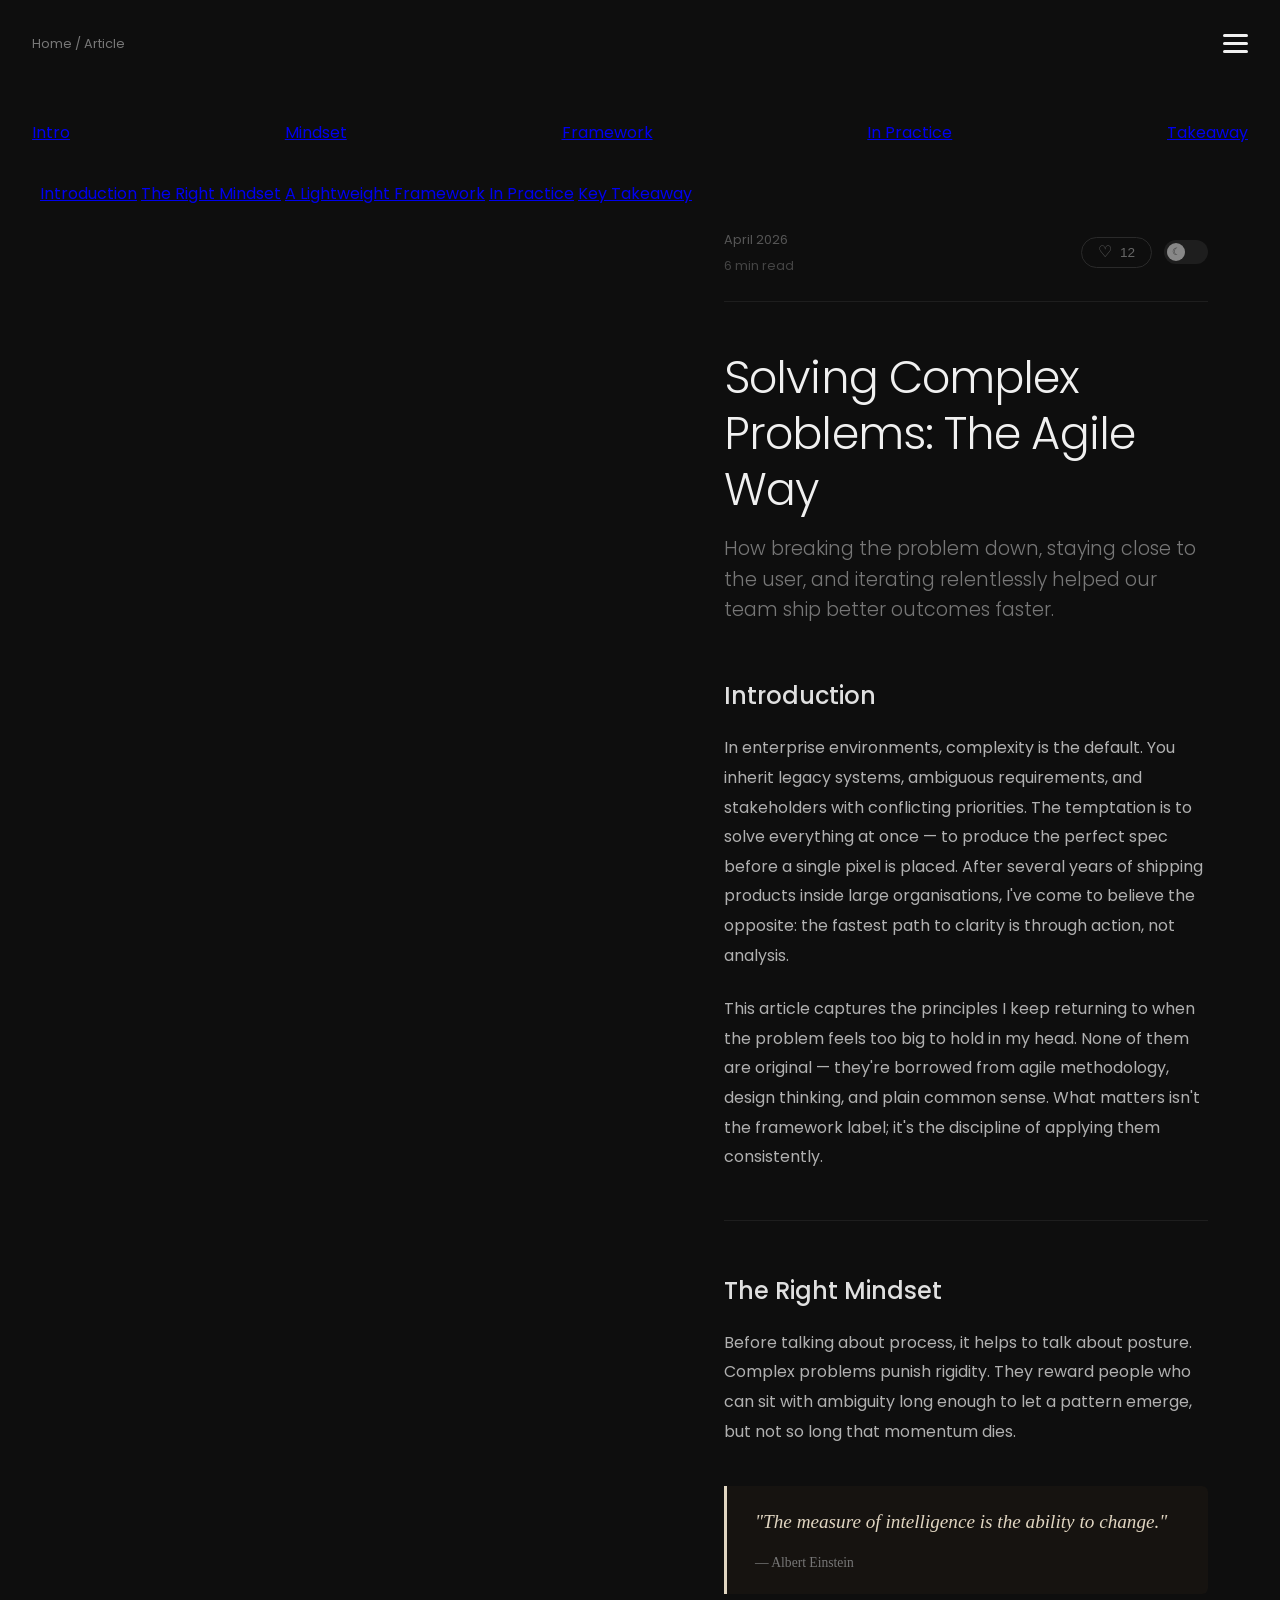
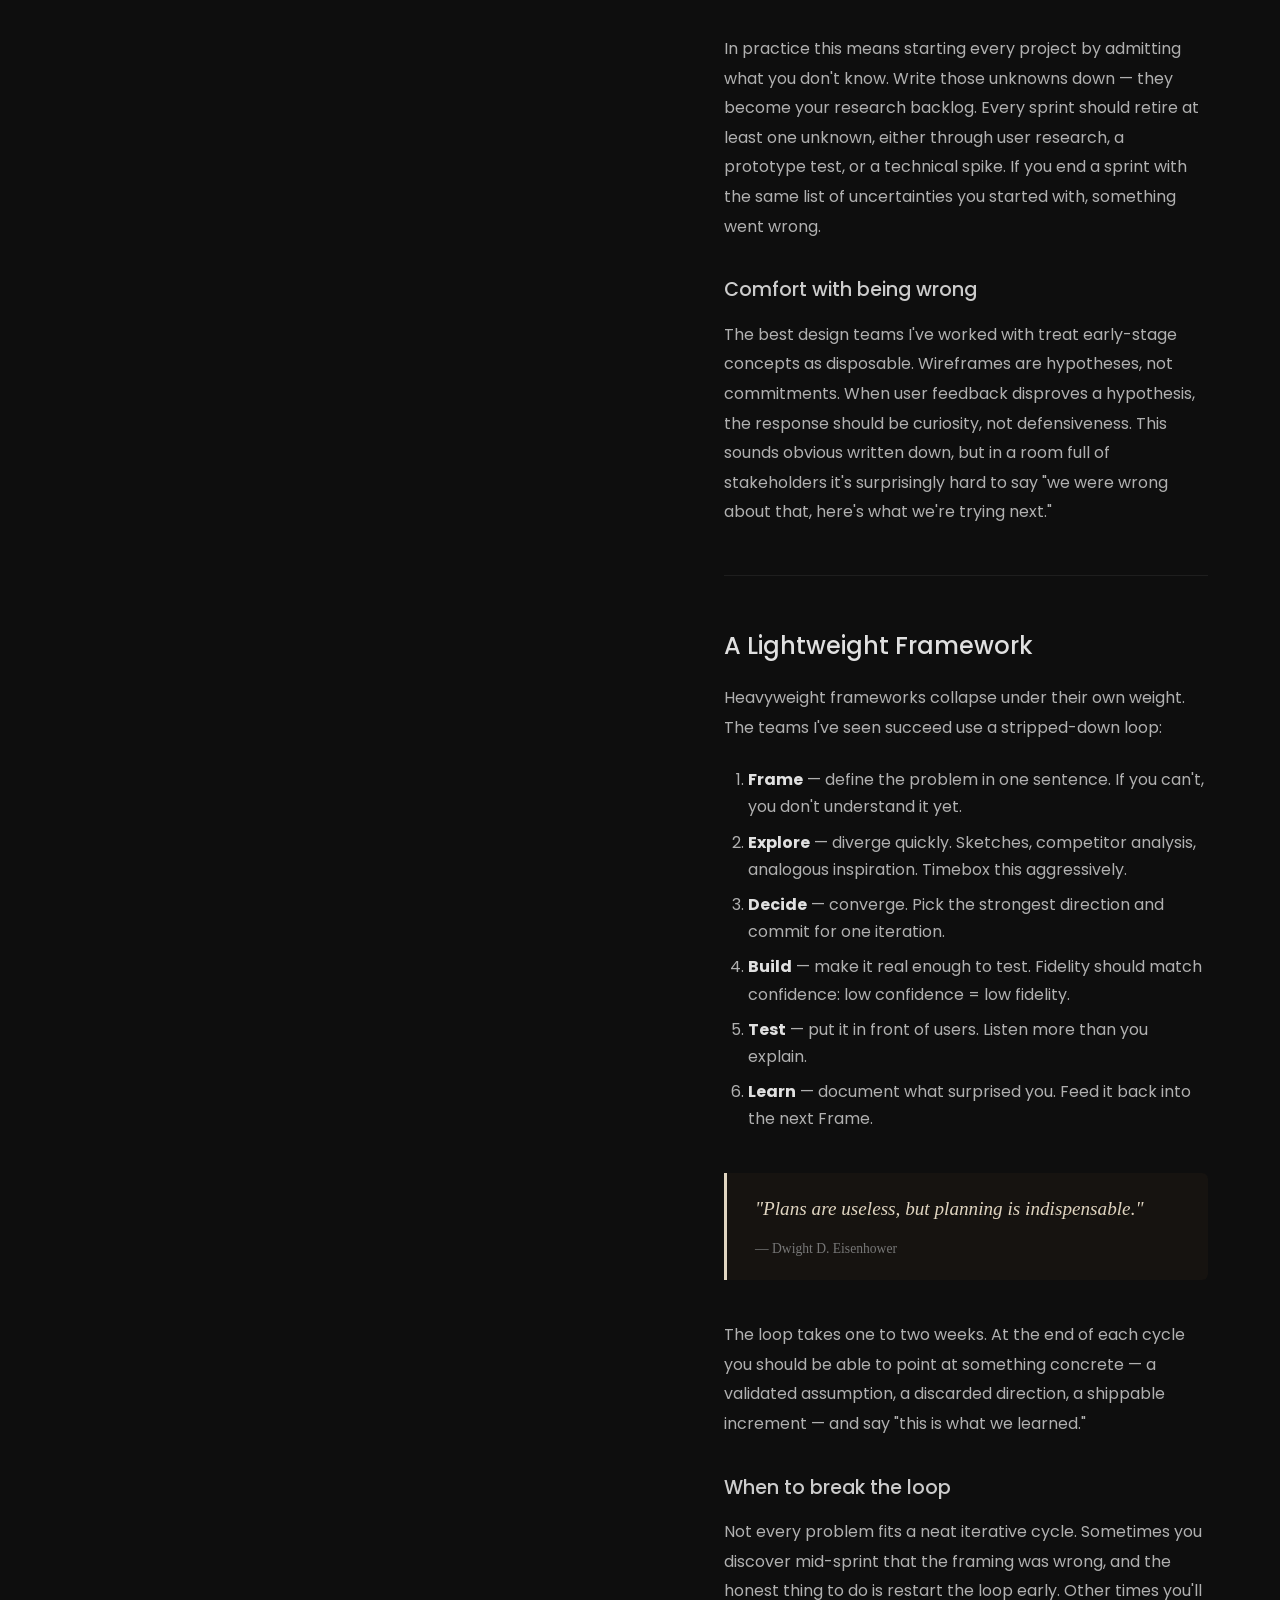
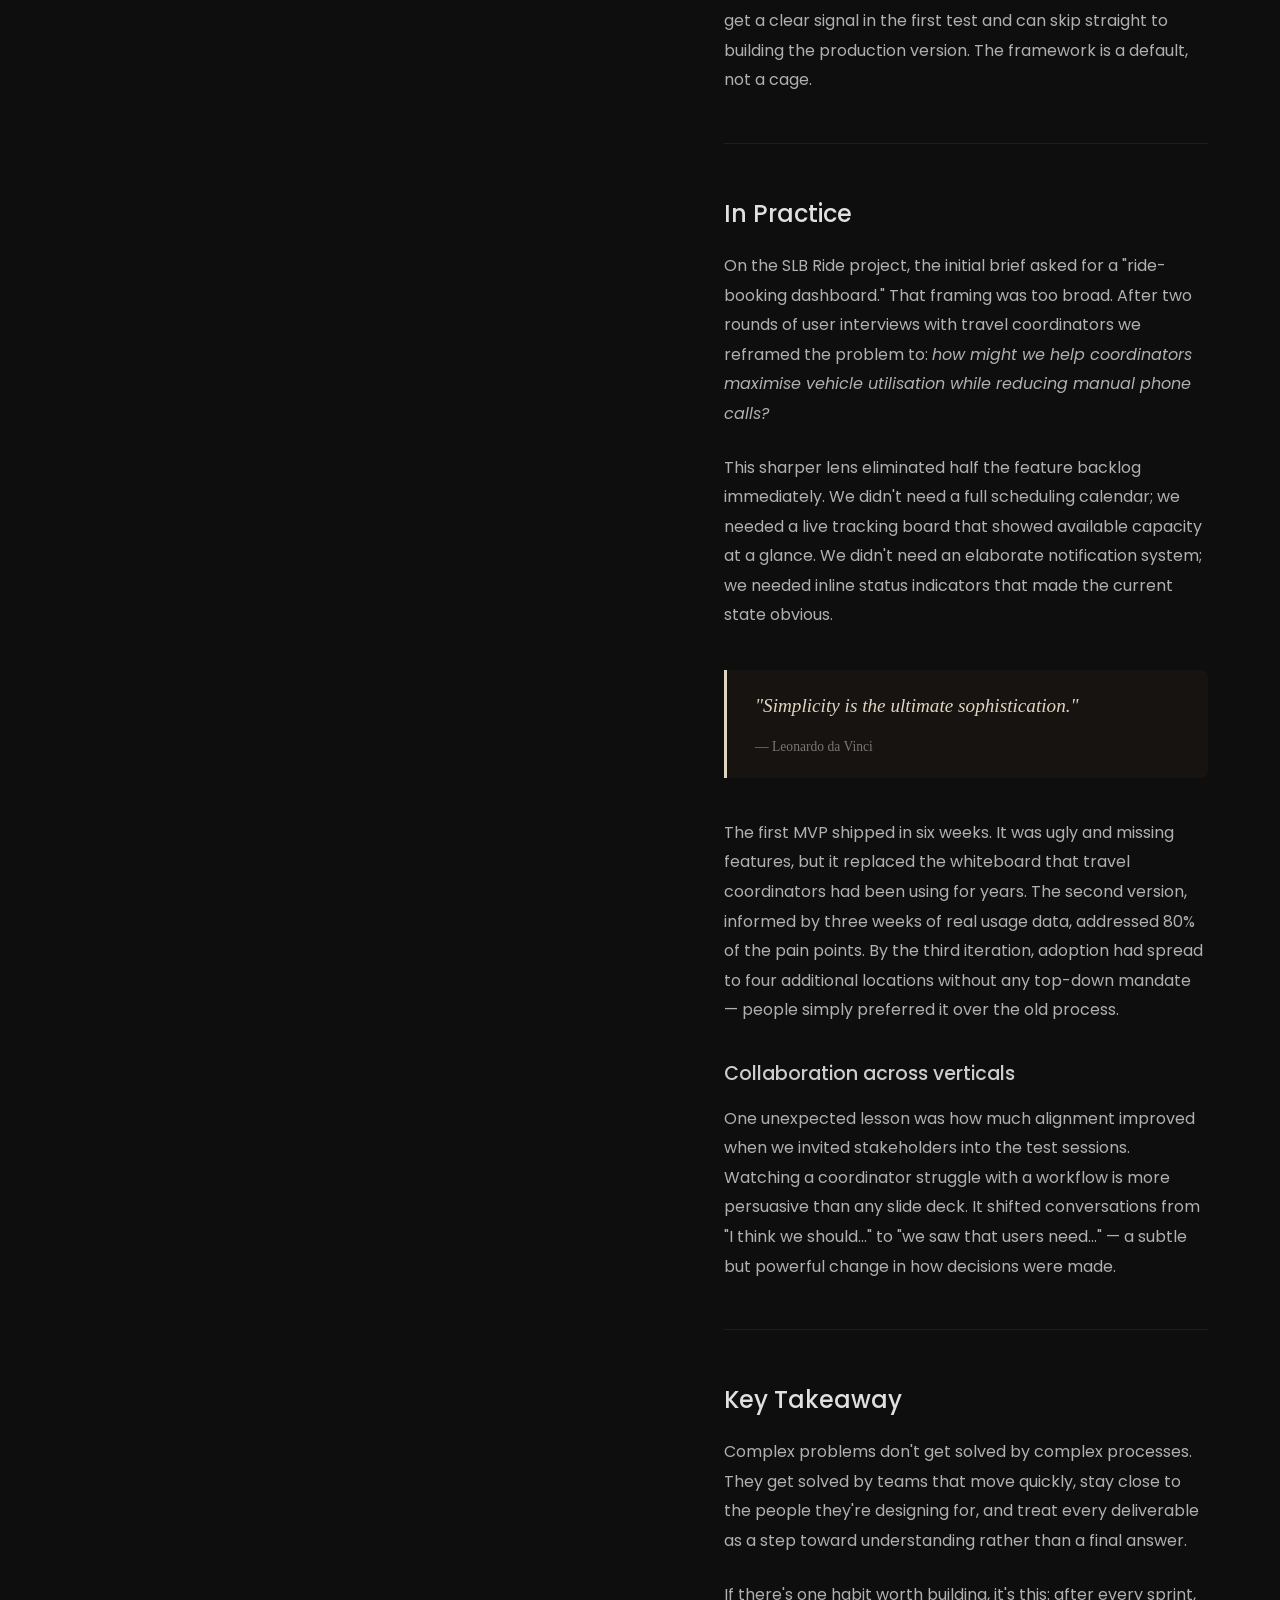
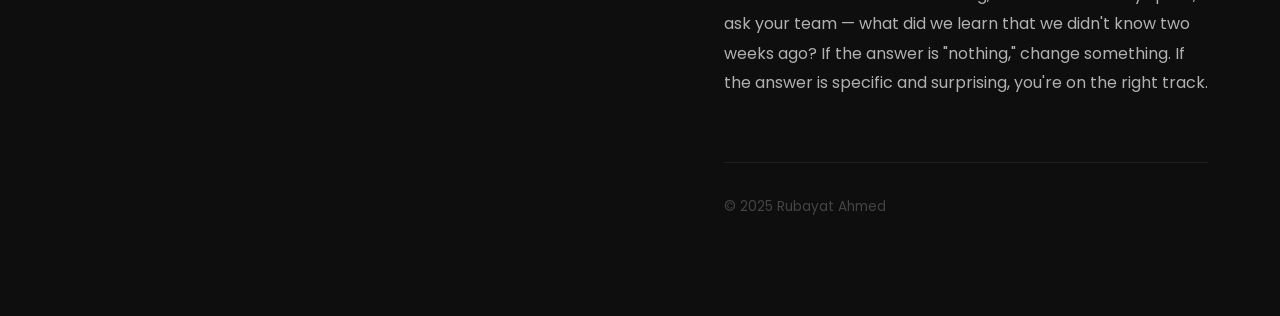
<file: article-demo.html>
<!doctype html>
<html lang="en">
  <head>
    <meta charset="UTF-8" />
    <meta name="viewport" content="width=device-width, initial-scale=1.0" />
    <title>Solving Complex Problems: The Agile Way – Rubayat Ahmed</title>
    <link rel="stylesheet" href="typography.css" />
    <link rel="stylesheet" href="navbar.css" />
    <link rel="stylesheet" href="article.css" />
    <link
      href="https://fonts.googleapis.com/css2?family=Poppins:wght@300;400;500;600&display=swap"
      rel="stylesheet"
    />
  </head>
  <body class="article-page">
    <nav style="color: var(--text-primary)">
      <div class="nav-breadcrumb" style="color: var(--text-muted)">
        <a href="Index.html" style="color: var(--text-muted)">Home</a> / Article
      </div>
      <button class="hamburger" aria-label="Toggle navigation">
        <span style="background: var(--text-primary)"></span>
        <span style="background: var(--text-primary)"></span>
        <span style="background: var(--text-primary)"></span>
      </button>
      <ul class="nav-links">
        <li><a href="Index.html#home">Home</a></li>
        <li><a href="Index.html#work">Work</a></li>
        <li><a href="Index.html#personal">Personal</a></li>
        <li><a href="Index.html#others">About</a></li>
      </ul>
    </nav>
    <div class="nav-overlay"></div>

    <!-- Mobile sticky nav (visible <=960px) -->
    <nav class="article-mobilenav" id="mobilenav">
      <a href="#intro">Intro</a>
      <a href="#mindset">Mindset</a>
      <a href="#framework">Framework</a>
      <a href="#practice">In Practice</a>
      <a href="#takeaway">Takeaway</a>
    </nav>

    <div class="article-layout">
      <!-- Desktop side nav -->
      <aside class="article-sidenav" id="sidenav">
        <a href="#intro">Introduction</a>
        <a href="#mindset">The Right Mindset</a>
        <a href="#framework">A Lightweight Framework</a>
        <a href="#practice">In Practice</a>
        <a href="#takeaway">Key Takeaway</a>
      </aside>

      <main class="article-main">
        <!-- Top bar: meta + likes -->
        <div class="article-topbar">
          <div class="article-meta">
            <span class="date">April 2026</span>
            <span class="reading-time">6 min read</span>
          </div>
          <div class="topbar-actions">
            <button
              class="like-btn"
              id="likeBtn"
              aria-label="Like this article"
            >
              <span class="heart">&#9825;</span>
              <span class="like-count" id="likeCount">0</span>
            </button>
            <button
              class="theme-toggle"
              id="themeToggle"
              aria-label="Toggle light/dark mode"
            >
              <span class="toggle-knob"></span>
            </button>
          </div>
        </div>

        <!-- Article Header -->
        <header class="article-header">
          <h1>Solving Complex Problems: The Agile Way</h1>
          <p class="subtitle">
            How breaking the problem down, staying close to the user, and
            iterating relentlessly helped our team ship better outcomes faster.
          </p>
        </header>

        <!-- Article Body -->
        <article class="article-body">
          <h2 id="intro">Introduction</h2>
          <p>
            In enterprise environments, complexity is the default. You inherit
            legacy systems, ambiguous requirements, and stakeholders with
            conflicting priorities. The temptation is to solve everything at
            once — to produce the perfect spec before a single pixel is placed.
            After several years of shipping products inside large organisations,
            I've come to believe the opposite: the fastest path to clarity is
            through action, not analysis.
          </p>
          <p>
            This article captures the principles I keep returning to when the
            problem feels too big to hold in my head. None of them are original
            — they're borrowed from agile methodology, design thinking, and
            plain common sense. What matters isn't the framework label; it's the
            discipline of applying them consistently.
          </p>

          <hr />

          <h2 id="mindset">The Right Mindset</h2>
          <p>
            Before talking about process, it helps to talk about posture.
            Complex problems punish rigidity. They reward people who can sit
            with ambiguity long enough to let a pattern emerge, but not so long
            that momentum dies.
          </p>

          <blockquote>
            "The measure of intelligence is the ability to change."
            <cite>— Albert Einstein</cite>
          </blockquote>

          <p>
            In practice this means starting every project by admitting what you
            don't know. Write those unknowns down — they become your research
            backlog. Every sprint should retire at least one unknown, either
            through user research, a prototype test, or a technical spike. If
            you end a sprint with the same list of uncertainties you started
            with, something went wrong.
          </p>

          <h3>Comfort with being wrong</h3>
          <p>
            The best design teams I've worked with treat early-stage concepts as
            disposable. Wireframes are hypotheses, not commitments. When user
            feedback disproves a hypothesis, the response should be curiosity,
            not defensiveness. This sounds obvious written down, but in a room
            full of stakeholders it's surprisingly hard to say "we were wrong
            about that, here's what we're trying next."
          </p>

          <hr />

          <h2 id="framework">A Lightweight Framework</h2>
          <p>
            Heavyweight frameworks collapse under their own weight. The teams
            I've seen succeed use a stripped-down loop:
          </p>

          <ol>
            <li>
              <strong>Frame</strong> — define the problem in one sentence. If
              you can't, you don't understand it yet.
            </li>
            <li>
              <strong>Explore</strong> — diverge quickly. Sketches, competitor
              analysis, analogous inspiration. Timebox this aggressively.
            </li>
            <li>
              <strong>Decide</strong> — converge. Pick the strongest direction
              and commit for one iteration.
            </li>
            <li>
              <strong>Build</strong> — make it real enough to test. Fidelity
              should match confidence: low confidence = low fidelity.
            </li>
            <li>
              <strong>Test</strong> — put it in front of users. Listen more than
              you explain.
            </li>
            <li>
              <strong>Learn</strong> — document what surprised you. Feed it back
              into the next Frame.
            </li>
          </ol>

          <blockquote>
            "Plans are useless, but planning is indispensable."
            <cite>— Dwight D. Eisenhower</cite>
          </blockquote>

          <p>
            The loop takes one to two weeks. At the end of each cycle you should
            be able to point at something concrete — a validated assumption, a
            discarded direction, a shippable increment — and say "this is what
            we learned."
          </p>

          <h3>When to break the loop</h3>
          <p>
            Not every problem fits a neat iterative cycle. Sometimes you
            discover mid-sprint that the framing was wrong, and the honest thing
            to do is restart the loop early. Other times you'll get a clear
            signal in the first test and can skip straight to building the
            production version. The framework is a default, not a cage.
          </p>

          <hr />

          <h2 id="practice">In Practice</h2>
          <p>
            On the SLB Ride project, the initial brief asked for a "ride-booking
            dashboard." That framing was too broad. After two rounds of user
            interviews with travel coordinators we reframed the problem to:
            <em
              >how might we help coordinators maximise vehicle utilisation while
              reducing manual phone calls?</em
            >
          </p>
          <p>
            This sharper lens eliminated half the feature backlog immediately.
            We didn't need a full scheduling calendar; we needed a live tracking
            board that showed available capacity at a glance. We didn't need an
            elaborate notification system; we needed inline status indicators
            that made the current state obvious.
          </p>

          <blockquote>
            "Simplicity is the ultimate sophistication."
            <cite>— Leonardo da Vinci</cite>
          </blockquote>

          <p>
            The first MVP shipped in six weeks. It was ugly and missing
            features, but it replaced the whiteboard that travel coordinators
            had been using for years. The second version, informed by three
            weeks of real usage data, addressed 80% of the pain points. By the
            third iteration, adoption had spread to four additional locations
            without any top-down mandate — people simply preferred it over the
            old process.
          </p>

          <h3>Collaboration across verticals</h3>
          <p>
            One unexpected lesson was how much alignment improved when we
            invited stakeholders into the test sessions. Watching a coordinator
            struggle with a workflow is more persuasive than any slide deck. It
            shifted conversations from "I think we should..." to "we saw that
            users need..." — a subtle but powerful change in how decisions were
            made.
          </p>

          <hr />

          <h2 id="takeaway">Key Takeaway</h2>
          <p>
            Complex problems don't get solved by complex processes. They get
            solved by teams that move quickly, stay close to the people they're
            designing for, and treat every deliverable as a step toward
            understanding rather than a final answer.
          </p>
          <p>
            If there's one habit worth building, it's this: after every sprint,
            ask your team — what did we learn that we didn't know two weeks ago?
            If the answer is "nothing," change something. If the answer is
            specific and surprising, you're on the right track.
          </p>
        </article>

        <footer class="article-footer">
          <p>&copy; 2025 Rubayat Ahmed</p>
        </footer>
      </main>
    </div>

    <script>
      // ── Like System (localStorage-backed) ──
      // For a shared count across users, replace with a POST/GET to your API.
      (function () {
        const STORAGE_KEY = "article_like_solving_complex_problems";
        const btn = document.getElementById("likeBtn");
        const countEl = document.getElementById("likeCount");

        let state = JSON.parse(localStorage.getItem(STORAGE_KEY)) || {
          liked: false,
          count: 12,
        };

        function render() {
          countEl.textContent = state.count;
          btn.classList.toggle("liked", state.liked);
          btn.querySelector(".heart").innerHTML = state.liked
            ? "&#9829;"
            : "&#9825;";
        }

        btn.addEventListener("click", function () {
          state.liked = !state.liked;
          state.count += state.liked ? 1 : -1;
          localStorage.setItem(STORAGE_KEY, JSON.stringify(state));
          render();
        });

        render();
      })();

      // ── Scrollspy (shared between side nav & mobile nav) ──
      (function () {
        const sideLinks = document.querySelectorAll(".article-sidenav a");
        const mobileLinks = document.querySelectorAll(".article-mobilenav a");
        const allLinks = [...sideLinks, ...mobileLinks];

        const sectionIds = [
          ...new Set(
            [...sideLinks].map((a) => a.getAttribute("href").slice(1)),
          ),
        ];
        const sections = sectionIds
          .map((id) => document.getElementById(id))
          .filter(Boolean);

        function onScroll() {
          let current = 0;
          const offset = 120;
          sections.forEach((sec, i) => {
            if (sec.getBoundingClientRect().top - offset <= 0) {
              current = i;
            }
          });
          allLinks.forEach((link) => {
            const href = link.getAttribute("href").slice(1);
            link.classList.toggle("active", href === sectionIds[current]);
          });
        }

        window.addEventListener("scroll", onScroll, { passive: true });
        onScroll();
      })();

      // ── Theme Toggle ──
      (function () {
        const THEME_KEY = "article_theme";
        const body = document.body;
        const toggle = document.getElementById("themeToggle");

        // Restore saved preference
        if (localStorage.getItem(THEME_KEY) === "light") {
          body.classList.add("light");
        }

        toggle.addEventListener("click", function () {
          body.classList.toggle("light");
          localStorage.setItem(
            THEME_KEY,
            body.classList.contains("light") ? "light" : "dark",
          );
        });
      })();

      // ── Hamburger toggle (reuse from main site) ──
      (function () {
        const hamburger = document.querySelector(".hamburger");
        const navLinks = document.querySelector(".nav-links");
        const navOverlay = document.querySelector(".nav-overlay");

        function toggleNav() {
          if (navLinks) navLinks.classList.toggle("show");
          if (hamburger) hamburger.classList.toggle("active");
          if (navOverlay) navOverlay.classList.toggle("show");
        }

        if (hamburger) hamburger.addEventListener("click", toggleNav);
        if (navOverlay) navOverlay.addEventListener("click", toggleNav);
      })();
    </script>
  </body>
</html>
</file>
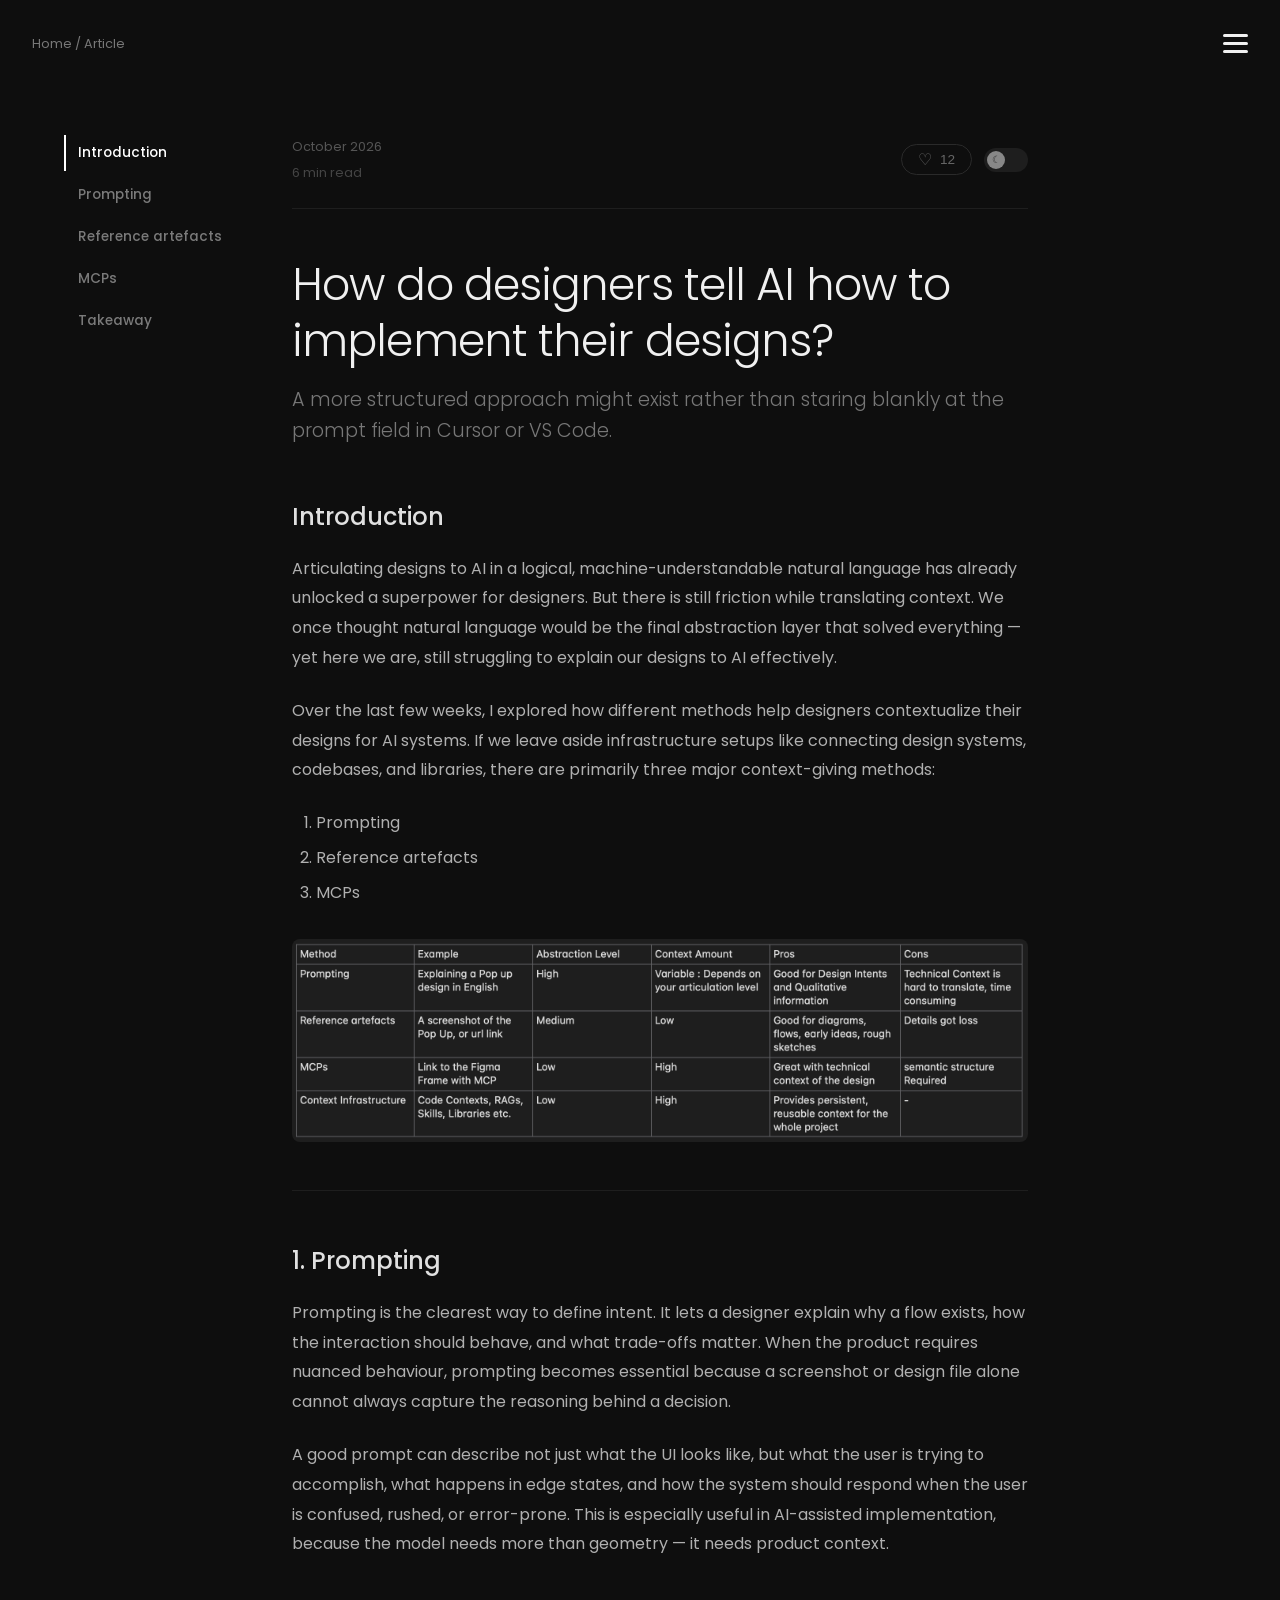
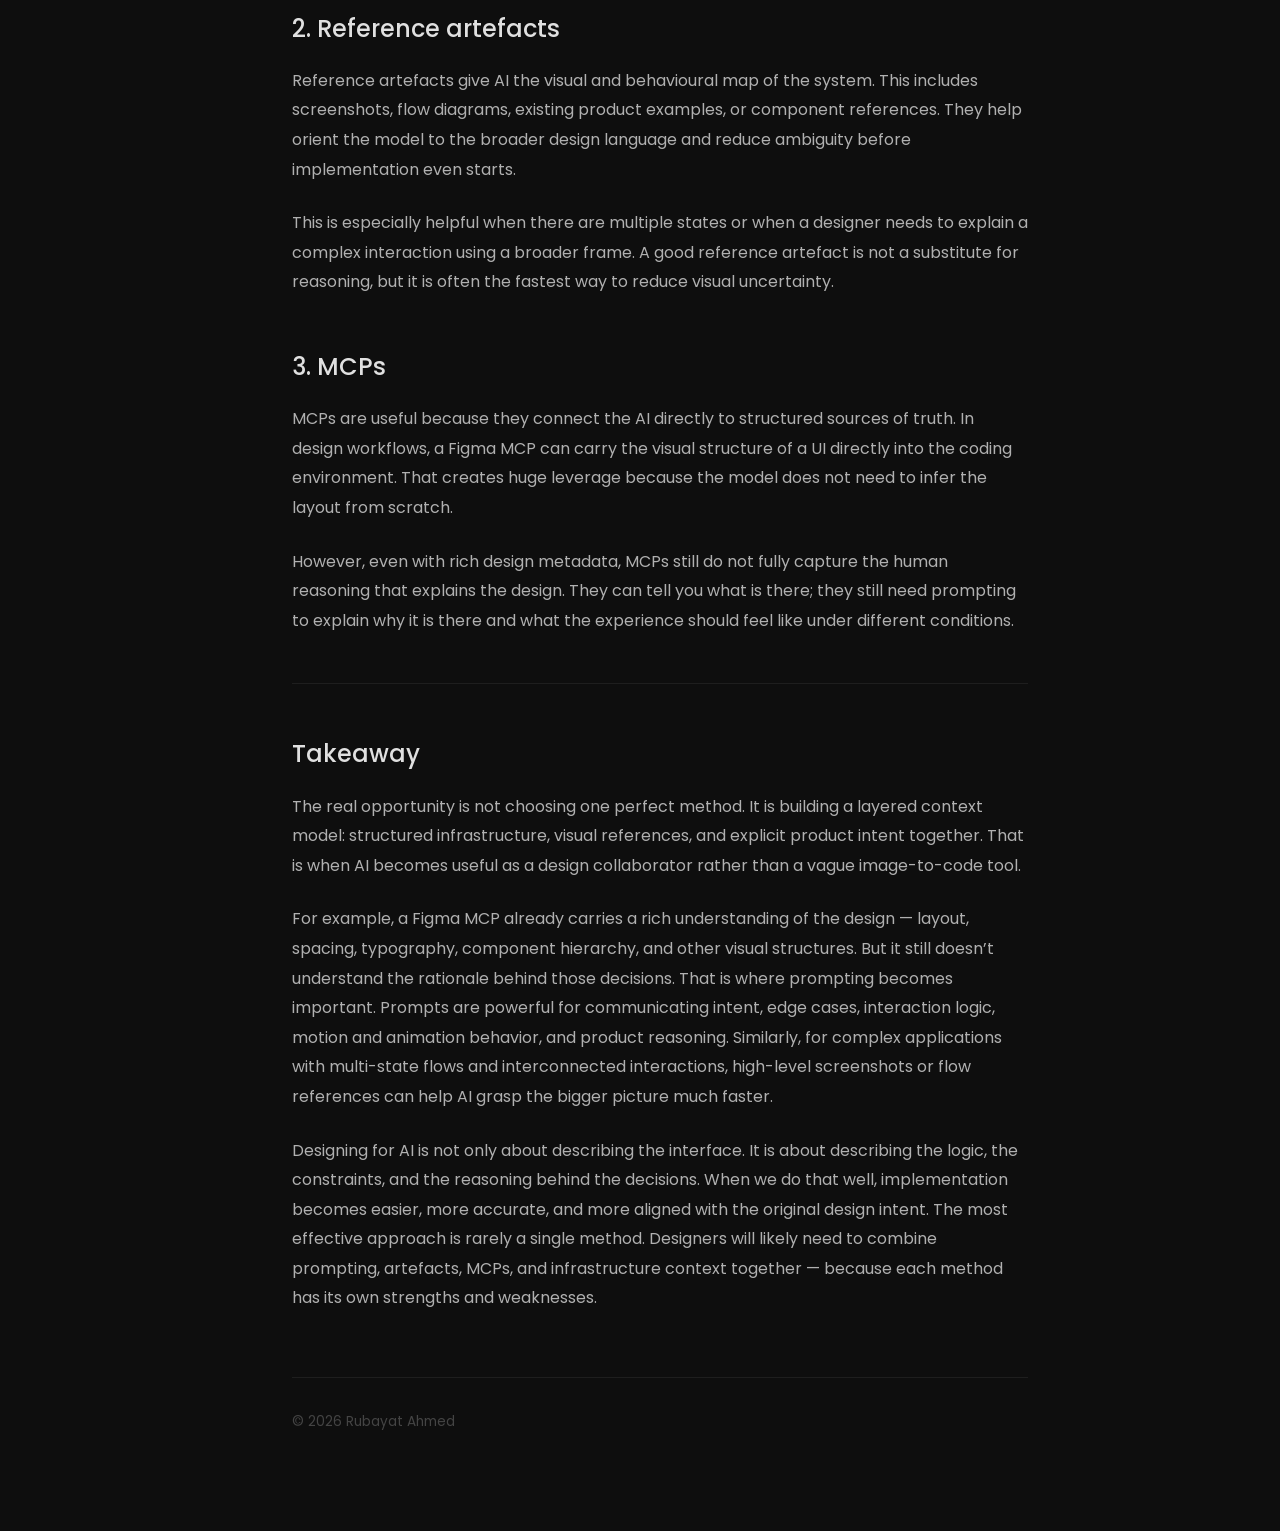
<file: how-designers-tell-ai.html>
<!doctype html>
<html lang="en">
  <head>
    <meta charset="UTF-8" />
    <meta name="viewport" content="width=device-width, initial-scale=1.0" />
    <title>
      How designers tell AI how to implement their designs – Rubayat Ahmed
    </title>
    <link rel="stylesheet" href="typography.css" />
    <link rel="stylesheet" href="navbar.css" />
    <link rel="stylesheet" href="article.css" />
    <link
      href="https://fonts.googleapis.com/css2?family=Poppins:wght@300;400;500;600&display=swap"
      rel="stylesheet"
    />
  </head>
  <body class="article-page">
    <nav style="color: var(--text-primary)">
      <div class="nav-breadcrumb" style="color: var(--text-muted)">
        <a href="index.html" style="color: var(--text-muted)">Home</a> / Article
      </div>
      <button class="hamburger" aria-label="Toggle navigation">
        <span style="background: var(--text-primary)"></span>
        <span style="background: var(--text-primary)"></span>
        <span style="background: var(--text-primary)"></span>
      </button>
      <ul class="nav-links">
        <li><a href="index.html#home">Home</a></li>
        <li><a href="index.html#work">Work</a></li>
        <li><a href="index.html#personal">Personal</a></li>
        <li><a href="index.html#others">About</a></li>
      </ul>
    </nav>
    <div class="nav-overlay"></div>

    <nav class="cs-mobilenav" id="mobilenav">
      <a href="#intro">Intro</a>
      <a href="#prompting">Prompting</a>
      <a href="#artifacts">Artefacts</a>
      <a href="#mcps">MCPs</a>
      <a href="#takeaway">Takeaway</a>
    </nav>

    <div class="article-layout">
      <aside class="scrollspy-nav" id="sidenav">
        <a href="#intro">Introduction</a>
        <a href="#prompting">Prompting</a>
        <a href="#artifacts">Reference artefacts</a>
        <a href="#mcps">MCPs</a>
        <a href="#takeaway">Takeaway</a>
      </aside>

      <main class="article-main">
        <div class="article-topbar">
          <div class="article-meta">
            <span class="date">October 2026</span>
            <span class="reading-time">6 min read</span>
          </div>
          <div class="topbar-actions">
            <button
              class="like-btn"
              id="likeBtn"
              aria-label="Like this article"
            >
              <span class="heart">&#9825;</span>
              <span class="like-count" id="likeCount">0</span>
            </button>
            <button
              class="theme-toggle"
              id="themeToggle"
              aria-label="Toggle light/dark mode"
            >
              <span class="toggle-knob"></span>
            </button>
          </div>
        </div>

        <header class="article-header">
          <h1>How do designers tell AI how to implement their designs?</h1>
          <p class="subtitle">
            A more structured approach might exist rather than staring blankly
            at the prompt field in Cursor or VS Code.
          </p>
        </header>

        <article class="article-body">
          <h2 id="intro">Introduction</h2>
          <p>
            Articulating designs to AI in a logical, machine-understandable
            natural language has already unlocked a superpower for designers.
            But there is still friction while translating context. We once
            thought natural language would be the final abstraction layer that
            solved everything — yet here we are, still struggling to explain our
            designs to AI effectively.
          </p>
          <p>
            Over the last few weeks, I explored how different methods help
            designers contextualize their designs for AI systems. If we leave
            aside infrastructure setups like connecting design systems,
            codebases, and libraries, there are primarily three major
            context-giving methods:
          </p>

          <ol>
            <li>Prompting</li>
            <li>Reference artefacts</li>
            <li>MCPs</li>
          </ol>
          <img src="ArticleFIles/Methods.png" alt="" />

          <hr />

          <h2 id="prompting">1. Prompting</h2>
          <p>
            Prompting is the clearest way to define intent. It lets a designer
            explain why a flow exists, how the interaction should behave, and
            what trade-offs matter. When the product requires nuanced behaviour,
            prompting becomes essential because a screenshot or design file
            alone cannot always capture the reasoning behind a decision.
          </p>
          <p>
            A good prompt can describe not just what the UI looks like, but what
            the user is trying to accomplish, what happens in edge states, and
            how the system should respond when the user is confused, rushed, or
            error-prone. This is especially useful in AI-assisted
            implementation, because the model needs more than geometry — it
            needs product context.
          </p>

          <h2 id="artifacts">2. Reference artefacts</h2>
          <p>
            Reference artefacts give AI the visual and behavioural map of the
            system. This includes screenshots, flow diagrams, existing product
            examples, or component references. They help orient the model to the
            broader design language and reduce ambiguity before implementation
            even starts.
          </p>
          <p>
            This is especially helpful when there are multiple states or when a
            designer needs to explain a complex interaction using a broader
            frame. A good reference artefact is not a substitute for reasoning,
            but it is often the fastest way to reduce visual uncertainty.
          </p>

          <h2 id="mcps">3. MCPs</h2>
          <p>
            MCPs are useful because they connect the AI directly to structured
            sources of truth. In design workflows, a Figma MCP can carry the
            visual structure of a UI directly into the coding environment. That
            creates huge leverage because the model does not need to infer the
            layout from scratch.
          </p>
          <p>
            However, even with rich design metadata, MCPs still do not fully
            capture the human reasoning that explains the design. They can tell
            you what is there; they still need prompting to explain why it is
            there and what the experience should feel like under different
            conditions.
          </p>

          <hr />

          <h2 id="takeaway">Takeaway</h2>
          <p>
            The real opportunity is not choosing one perfect method. It is
            building a layered context model: structured infrastructure, visual
            references, and explicit product intent together. That is when AI
            becomes useful as a design collaborator rather than a vague
            image-to-code tool.
          </p>
          <p>
            For example, a Figma MCP already carries a rich understanding of the
            design — layout, spacing, typography, component hierarchy, and other
            visual structures. But it still doesn’t understand the rationale
            behind those decisions. That is where prompting becomes important.
            Prompts are powerful for communicating intent, edge cases,
            interaction logic, motion and animation behavior, and product
            reasoning. Similarly, for complex applications with multi-state
            flows and interconnected interactions, high-level screenshots or
            flow references can help AI grasp the bigger picture much faster.
          </p>
          <p>
            Designing for AI is not only about describing the interface. It is
            about describing the logic, the constraints, and the reasoning
            behind the decisions. When we do that well, implementation becomes
            easier, more accurate, and more aligned with the original design
            intent. The most effective approach is rarely a single method.
            Designers will likely need to combine prompting, artefacts, MCPs,
            and infrastructure context together — because each method has its
            own strengths and weaknesses.
          </p>
        </article>

        <footer class="article-footer">
          <p>&copy; 2026 Rubayat Ahmed</p>
        </footer>
      </main>
    </div>

    <div class="wipe-overlay"></div>

    <script
      src="article-shell.js"
      data-like-key="article_like_ai_design_context"
    ></script>
  </body>
</html>
</file>
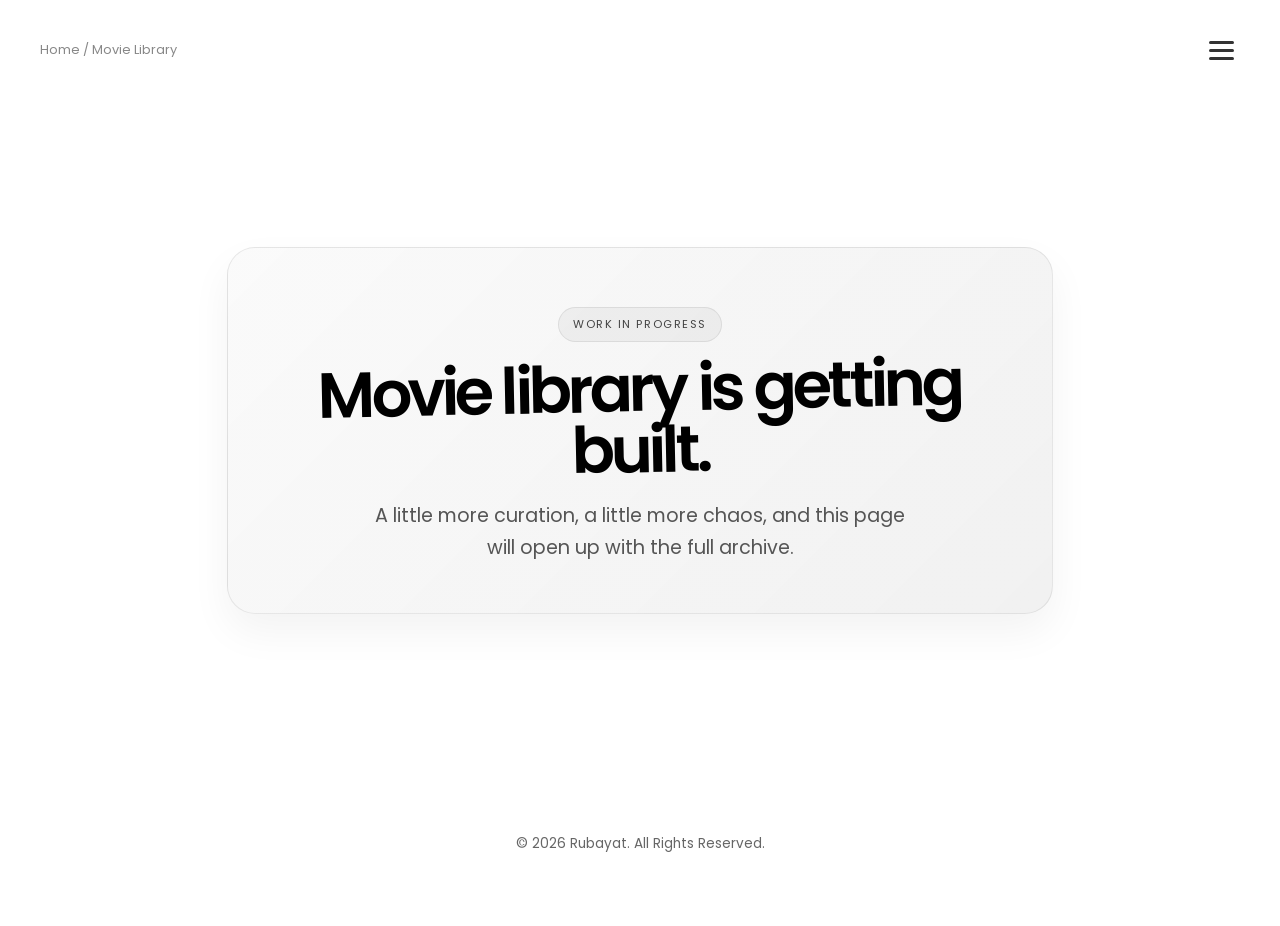
<file: movies.html>
<!doctype html>
<html lang="en">
  <head>
    <meta charset="UTF-8" />
    <meta name="viewport" content="width=device-width, initial-scale=1.0" />
    <title>Movie Library | Rubayat</title>
    <link rel="stylesheet" href="typography.css" />
    <link rel="stylesheet" href="navbar.css" />
    <link rel="preconnect" href="https://fonts.googleapis.com" />
    <link
      href="https://fonts.googleapis.com/css2?family=Poppins:wght@300;400;600&display=swap"
      rel="stylesheet"
    />
  </head>
  <body>
    <nav style="color: black">
      <div class="nav-breadcrumb">
        <a href="index.html">Home</a> / Movie Library
      </div>
      <button class="hamburger" aria-label="Toggle navigation">
        <span style="background: #333"></span>
        <span style="background: #333"></span>
        <span style="background: #333"></span>
      </button>
      <ul class="nav-links">
        <li><a href="Index.html#home">Home</a></li>
        <li><a href="Index.html#work">Work</a></li>
        <li><a href="Index.html#personal">Personal</a></li>
        <li><a href="Index.html#others">About</a></li>
      </ul>
    </nav>
    <div class="nav-overlay"></div>

    <main class="status-page">
      <section class="status-card">
        <p class="status-kicker">Work in progress</p>
        <h1>Movie library is getting built.</h1>
        <p>
          A little more curation, a little more chaos, and this page will open
          up with the full archive.
        </p>
      </section>
    </main>

    <footer class="site-footer">
      <p>© 2026 Rubayat. All Rights Reserved.</p>
    </footer>

    <script src="scripts.js"></script>
  </body>
</html>
</file>
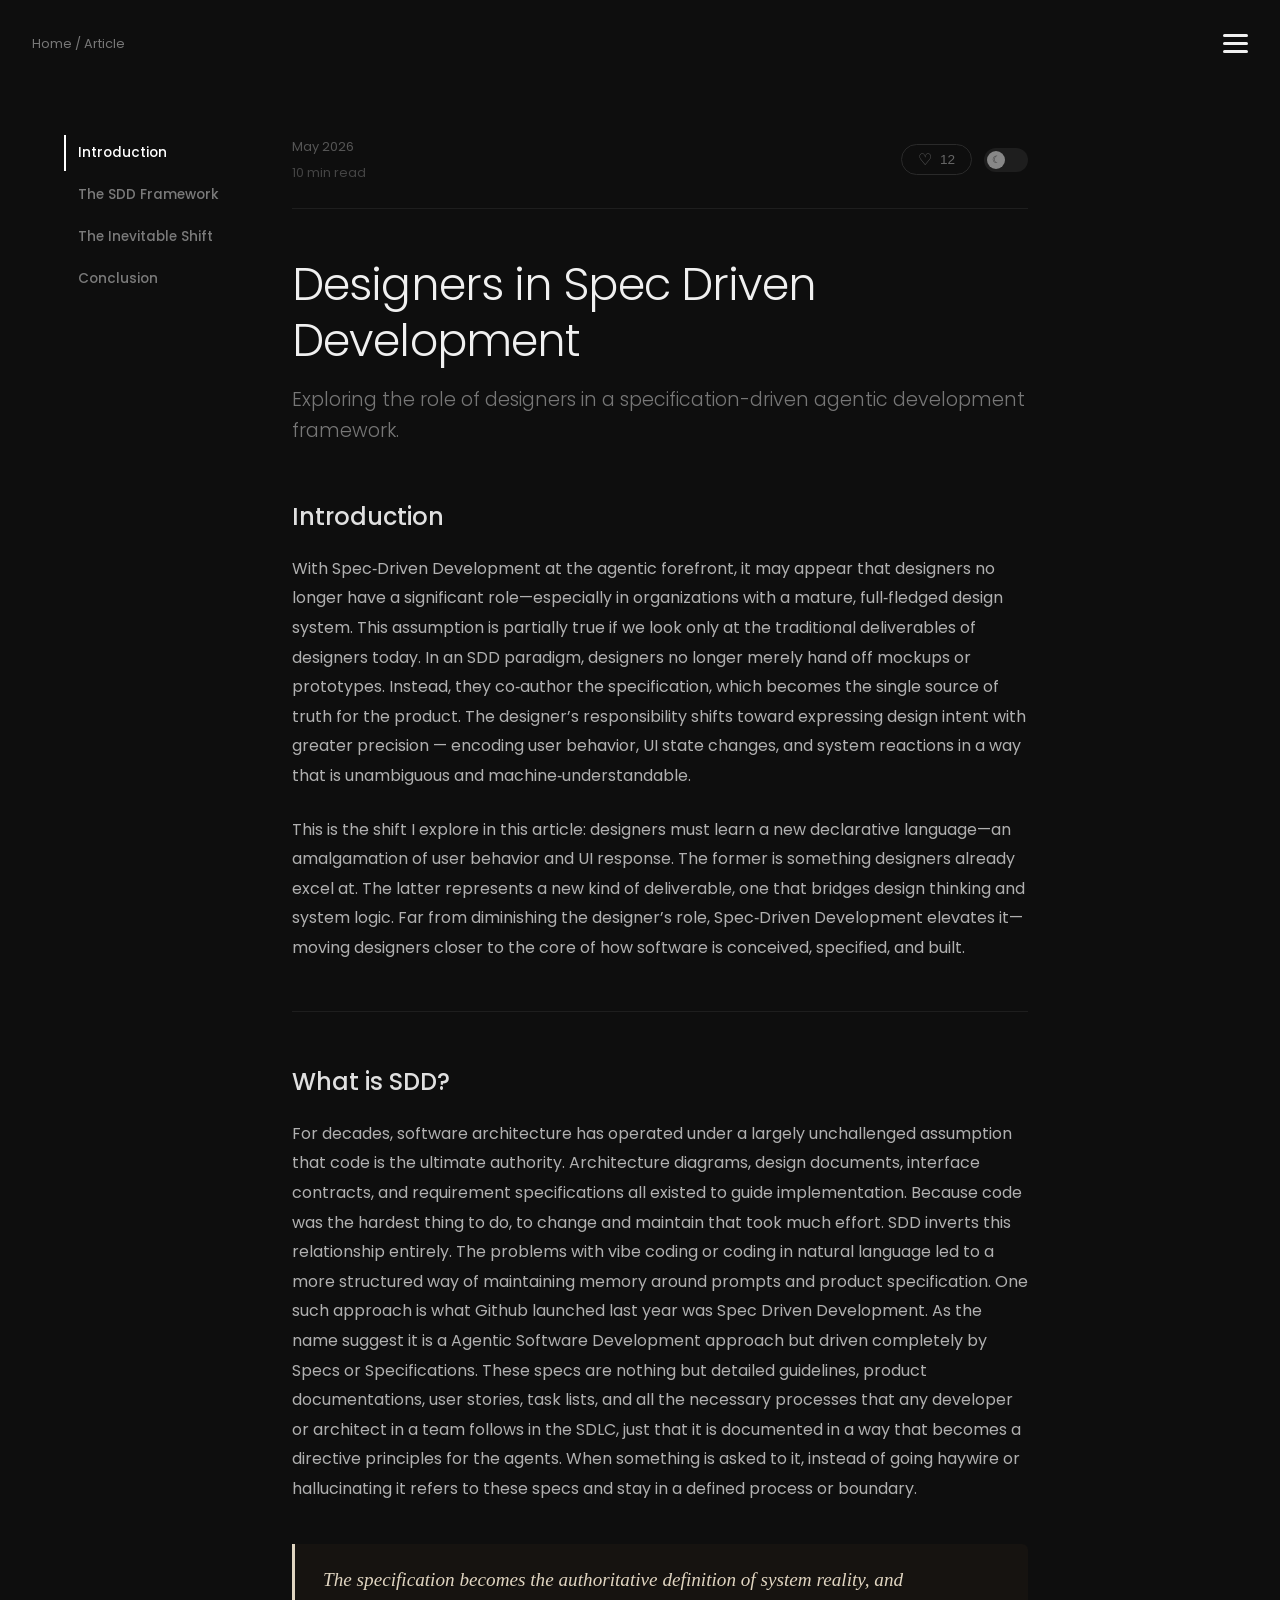
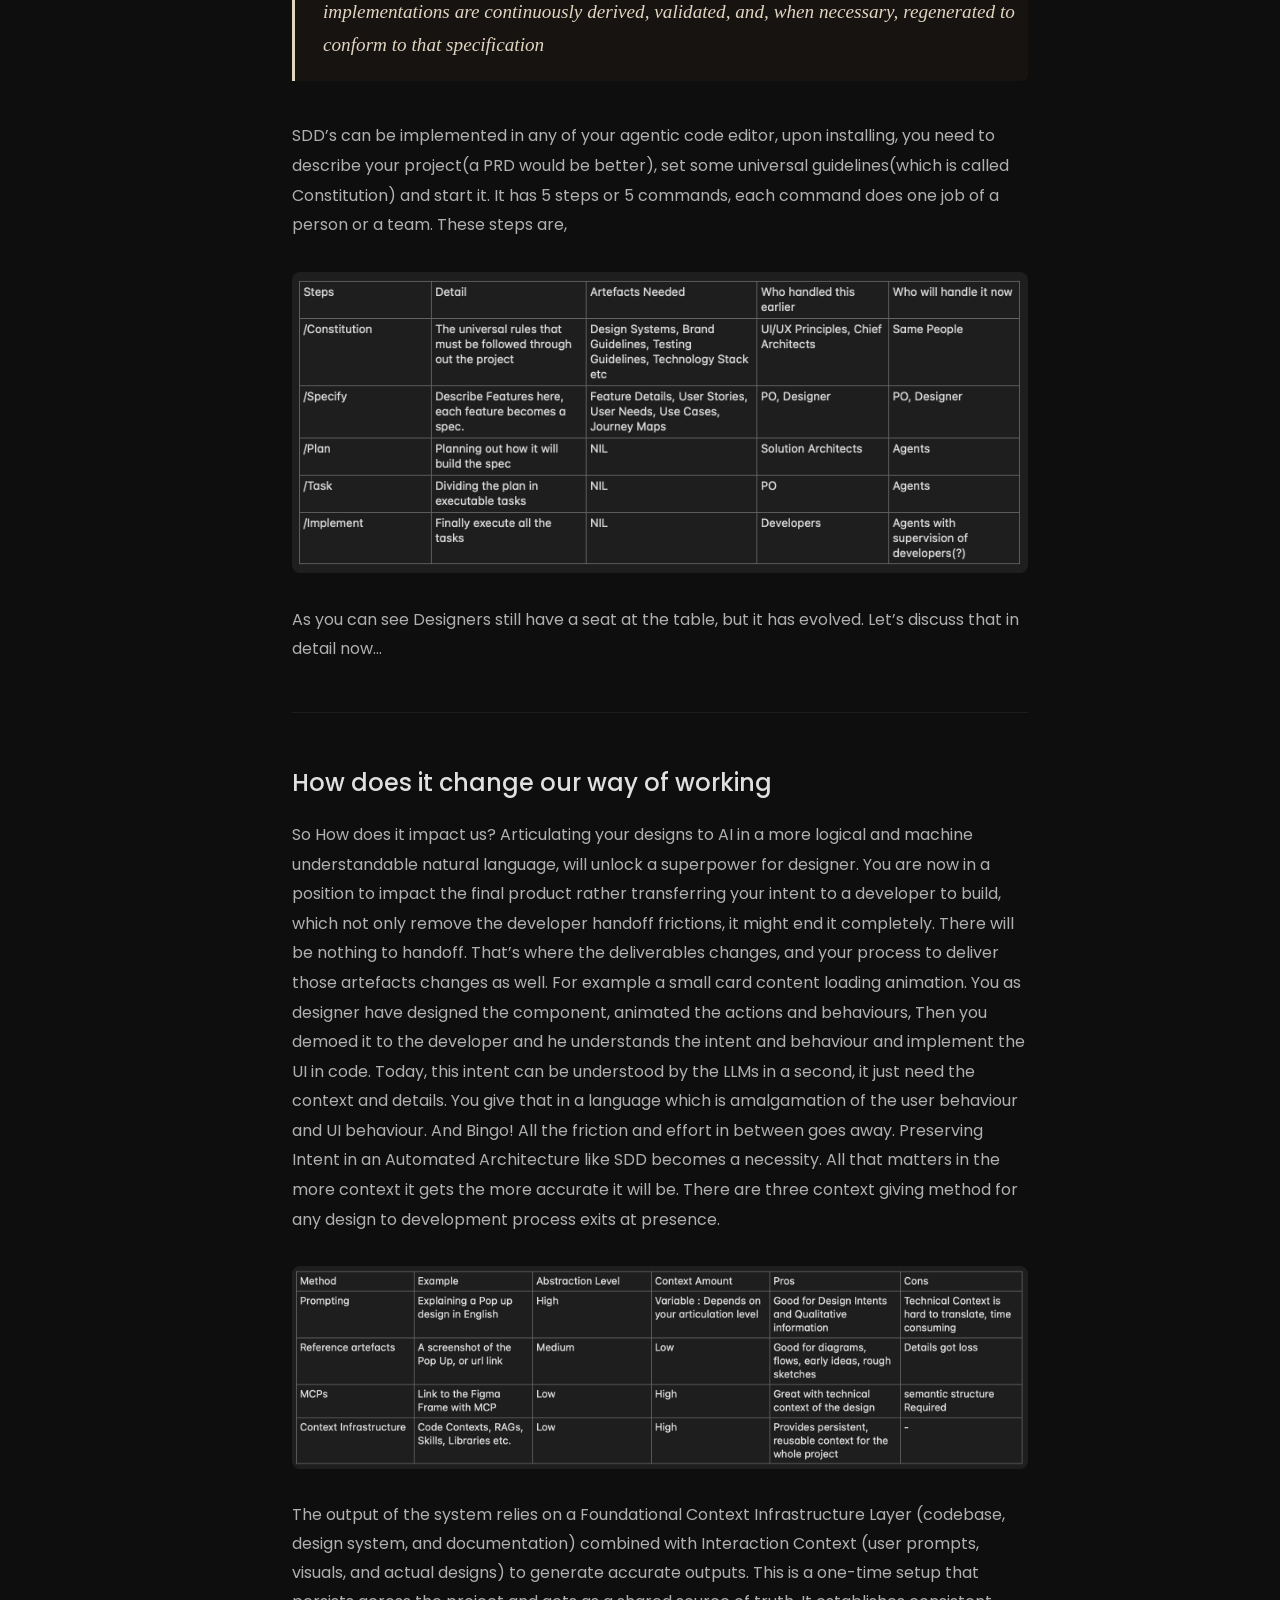
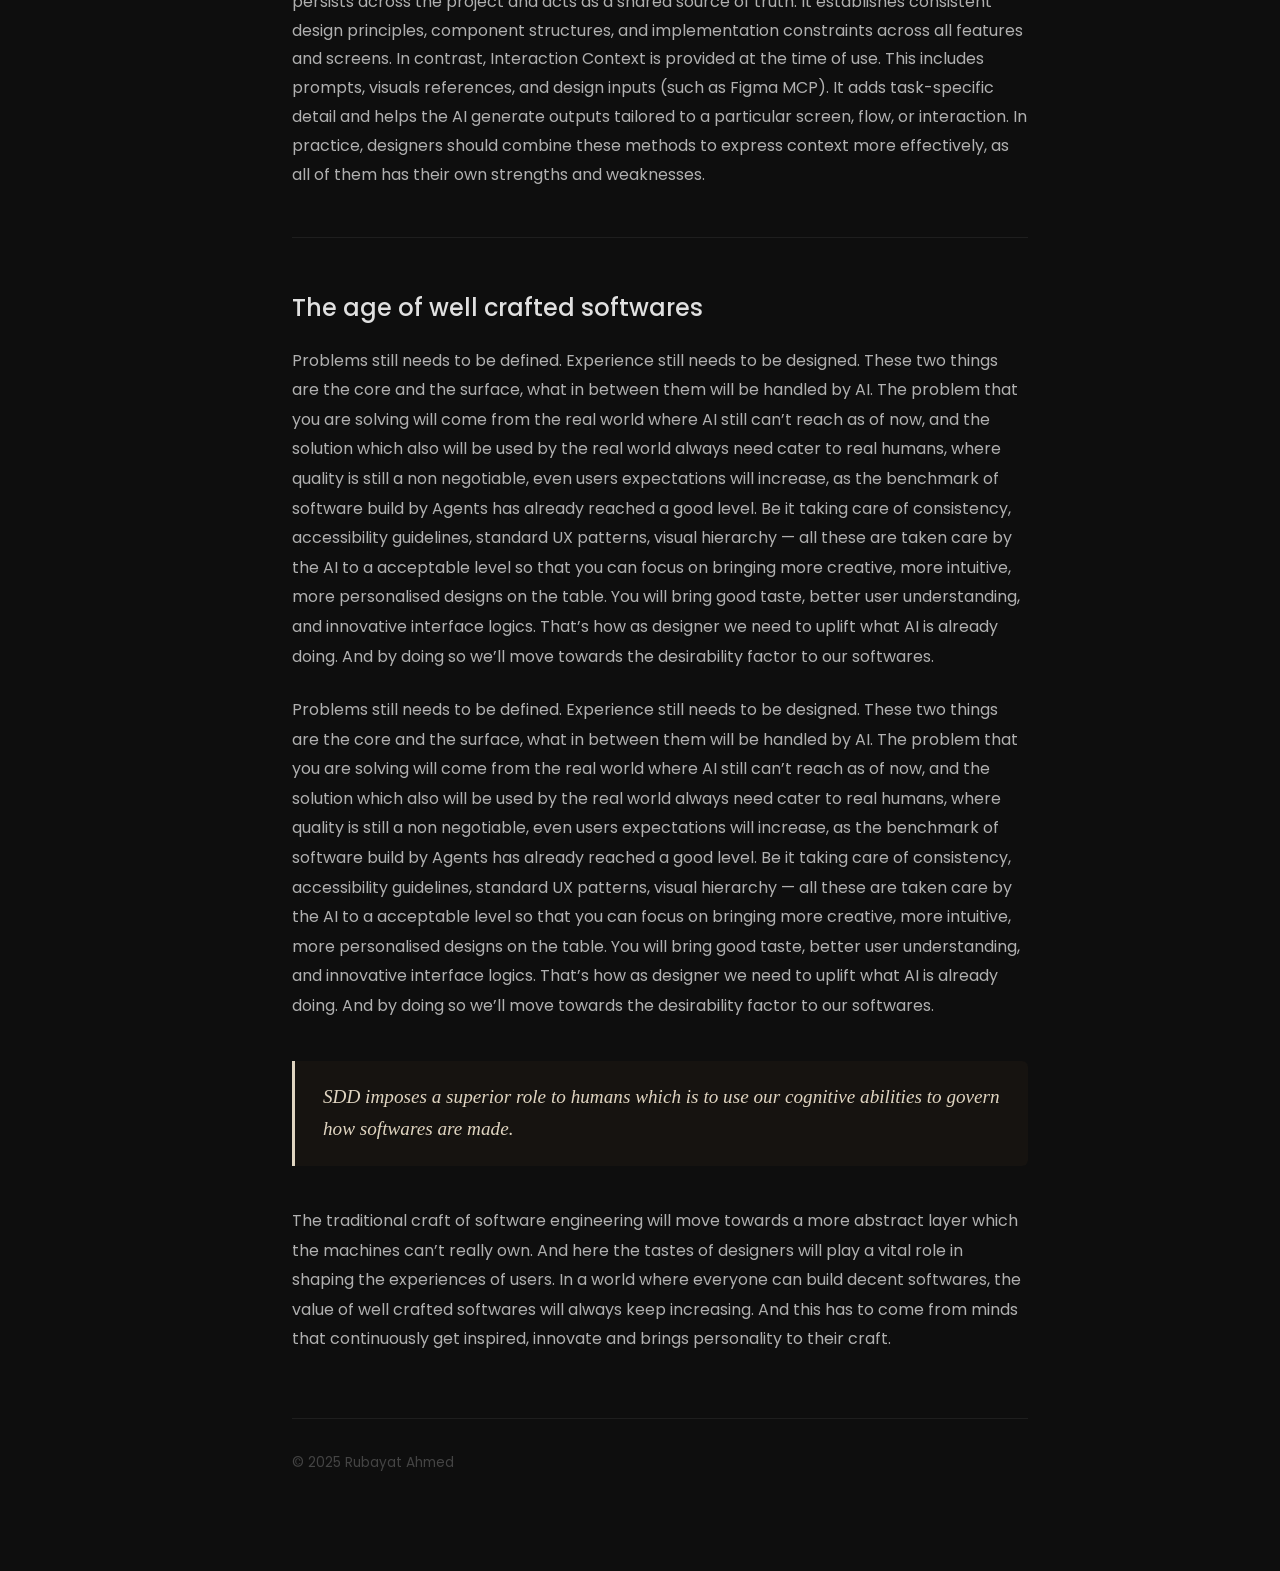
<file: sddfordesigners.html>
<!doctype html>
<html lang="en">
  <head>
    <meta charset="UTF-8" />
    <meta name="viewport" content="width=device-width, initial-scale=1.0" />
    <title>Designers in Spec Driven Development</title>
    <link rel="stylesheet" href="typography.css" />
    <link rel="stylesheet" href="navbar.css" />
    <link rel="stylesheet" href="article.css" />
    <link
      href="https://fonts.googleapis.com/css2?family=Poppins:wght@300;400;500;600&display=swap"
      rel="stylesheet"
    />
  </head>
  <body class="article-page">
    <nav style="color: var(--text-primary)">
      <div class="nav-breadcrumb" style="color: var(--text-muted)">
        <a href="index.html" style="color: var(--text-muted)">Home</a> / Article
      </div>
      <button class="hamburger" aria-label="Toggle navigation">
        <span style="background: var(--text-primary)"></span>
        <span style="background: var(--text-primary)"></span>
        <span style="background: var(--text-primary)"></span>
      </button>
      <ul class="nav-links">
        <li><a href="index.html#home">Home</a></li>
        <li><a href="index.html#work">Work</a></li>
        <li><a href="index.html#personal">Personal</a></li>
        <li><a href="index.html#others">About</a></li>
      </ul>
    </nav>
    <div class="nav-overlay"></div>

    <!-- Mobile sticky nav (visible <=960px) -->
    <nav class="cs-mobilenav" id="mobilenav">
      <a href="#intro">Intro</a>
      <a href="#mindset">Mindset</a>
      <a href="#framework">Framework</a>
      <a href="#practice">In Practice</a>
      <a href="#takeaway">Takeaway</a>
    </nav>

    <div class="article-layout">
      <!-- Desktop side nav -->
      <aside class="scrollspy-nav" id="sidenav">
        <a href="#intro">Introduction</a>
        <a href="#sdd">The SDD Framework</a>
        <a href="#shift">The Inevitable Shift</a>
        <a href="#conclusion">Conclusion</a>
      </aside>

      <main class="article-main">
        <!-- Top bar: meta + likes -->
        <div class="article-topbar">
          <div class="article-meta">
            <span class="date">May 2026</span>
            <span class="reading-time">10 min read</span>
          </div>
          <div class="topbar-actions">
            <button
              class="like-btn"
              id="likeBtn"
              aria-label="Like this article"
            >
              <span class="heart">&#9825;</span>
              <span class="like-count" id="likeCount"></span>
            </button>
            <button
              class="theme-toggle"
              id="themeToggle"
              aria-label="Toggle light/dark mode"
            >
              <span class="toggle-knob"></span>
            </button>
          </div>
        </div>

        <!-- Article Header -->
        <header class="article-header">
          <h1>Designers in Spec Driven Development</h1>
          <p class="subtitle">
            Exploring the role of designers in a specification-driven agentic
            development framework.
          </p>
        </header>

        <!-- Article Body -->
        <article class="article-body">
          <h2 id="intro">Introduction</h2>
          <p>
            With Spec‑Driven Development at the agentic forefront, it may appear
            that designers no longer have a significant role—especially in
            organizations with a mature, full‑fledged design system. This
            assumption is partially true if we look only at the traditional
            deliverables of designers today. In an SDD paradigm, designers no
            longer merely hand off mockups or prototypes. Instead, they
            co‑author the specification, which becomes the single source of
            truth for the product. The designer’s responsibility shifts toward
            expressing design intent with greater precision — encoding user
            behavior, UI state changes, and system reactions in a way that is
            unambiguous and machine‑understandable.
          </p>
          <p>
            This is the shift I explore in this article: designers must learn a
            new declarative language—an amalgamation of user behavior and UI
            response. The former is something designers already excel at. The
            latter represents a new kind of deliverable, one that bridges design
            thinking and system logic. Far from diminishing the designer’s role,
            Spec‑Driven Development elevates it—moving designers closer to the
            core of how software is conceived, specified, and built.
          </p>

          <hr />

          <h2 id="sdd">What is SDD?</h2>
          <p>
            For decades, software architecture has operated under a largely
            unchallenged assumption that code is the ultimate authority.
            Architecture diagrams, design documents, interface contracts, and
            requirement specifications all existed to guide implementation.
            Because code was the hardest thing to do, to change and maintain
            that took much effort. SDD inverts this relationship entirely. The
            problems with vibe coding or coding in natural language led to a
            more structured way of maintaining memory around prompts and product
            specification. One such approach is what Github launched last year
            was Spec Driven Development. As the name suggest it is a Agentic
            Software Development approach but driven completely by Specs or
            Specifications. These specs are nothing but detailed guidelines,
            product documentations, user stories, task lists, and all the
            necessary processes that any developer or architect in a team
            follows in the SDLC, just that it is documented in a way that
            becomes a directive principles for the agents. When something is
            asked to it, instead of going haywire or hallucinating it refers to
            these specs and stay in a defined process or boundary.
          </p>

          <blockquote>
            The specification becomes the authoritative definition of system
            reality, and implementations are continuously derived, validated,
            and, when necessary, regenerated to conform to that specification
          </blockquote>

          <p>
            SDD’s can be implemented in any of your agentic code editor, upon
            installing, you need to describe your project(a PRD would be
            better), set some universal guidelines(which is called Constitution)
            and start it. It has 5 steps or 5 commands, each command does one
            job of a person or a team. These steps are,
          </p>

          <img src="ArticleFIles/Steps.png" alt="" />

          <p>
            As you can see Designers still have a seat at the table, but it has
            evolved. Let’s discuss that in detail now…
          </p>

          <hr />

          <h2 id="shift">How does it change our way of working</h2>
          <p>
            So How does it impact us? Articulating your designs to AI in a more
            logical and machine understandable natural language, will unlock a
            superpower for designer. You are now in a position to impact the
            final product rather transferring your intent to a developer to
            build, which not only remove the developer handoff frictions, it
            might end it completely. There will be nothing to handoff. That’s
            where the deliverables changes, and your process to deliver those
            artefacts changes as well. For example a small card content loading
            animation. You as designer have designed the component, animated the
            actions and behaviours, Then you demoed it to the developer and he
            understands the intent and behaviour and implement the UI in code.
            Today, this intent can be understood by the LLMs in a second, it
            just need the context and details. You give that in a language which
            is amalgamation of the user behaviour and UI behaviour. And Bingo!
            All the friction and effort in between goes away. Preserving Intent
            in an Automated Architecture like SDD becomes a necessity. All that
            matters in the more context it gets the more accurate it will be.
            There are three context giving method for any design to development
            process exits at presence.
          </p>

          <img src="ArticleFIles/Methods.png" alt="" />
          The output of the system relies on a Foundational Context
          Infrastructure Layer (codebase, design system, and documentation)
          combined with Interaction Context (user prompts, visuals, and actual
          designs) to generate accurate outputs. This is a one-time setup that
          persists across the project and acts as a shared source of truth. It
          establishes consistent design principles, component structures, and
          implementation constraints across all features and screens. In
          contrast, Interaction Context is provided at the time of use. This
          includes prompts, visuals references, and design inputs (such as Figma
          MCP). It adds task-specific detail and helps the AI generate outputs
          tailored to a particular screen, flow, or interaction. In practice,
          designers should combine these methods to express context more
          effectively, as all of them has their own strengths and weaknesses.
          <hr />

          <h2 id="conclusion">The age of well crafted softwares</h2>
          <p>
            Problems still needs to be defined. Experience still needs to be
            designed. These two things are the core and the surface, what in
            between them will be handled by AI. The problem that you are solving
            will come from the real world where AI still can’t reach as of now,
            and the solution which also will be used by the real world always
            need cater to real humans, where quality is still a non negotiable,
            even users expectations will increase, as the benchmark of software
            build by Agents has already reached a good level. Be it taking care
            of consistency, accessibility guidelines, standard UX patterns,
            visual hierarchy — all these are taken care by the AI to a
            acceptable level so that you can focus on bringing more creative,
            more intuitive, more personalised designs on the table. You will
            bring good taste, better user understanding, and innovative
            interface logics. That’s how as designer we need to uplift what AI
            is already doing. And by doing so we’ll move towards the
            desirability factor to our softwares.
          </p>
          <p>
            Problems still needs to be defined. Experience still needs to be
            designed. These two things are the core and the surface, what in
            between them will be handled by AI. The problem that you are solving
            will come from the real world where AI still can’t reach as of now,
            and the solution which also will be used by the real world always
            need cater to real humans, where quality is still a non negotiable,
            even users expectations will increase, as the benchmark of software
            build by Agents has already reached a good level. Be it taking care
            of consistency, accessibility guidelines, standard UX patterns,
            visual hierarchy — all these are taken care by the AI to a
            acceptable level so that you can focus on bringing more creative,
            more intuitive, more personalised designs on the table. You will
            bring good taste, better user understanding, and innovative
            interface logics. That’s how as designer we need to uplift what AI
            is already doing. And by doing so we’ll move towards the
            desirability factor to our softwares.
          </p>

          <blockquote>
            SDD imposes a superior role to humans which is to use our cognitive
            abilities to govern how softwares are made.
          </blockquote>

          <p>
            The traditional craft of software engineering will move towards a
            more abstract layer which the machines can’t really own. And here
            the tastes of designers will play a vital role in shaping the
            experiences of users. In a world where everyone can build decent
            softwares, the value of well crafted softwares will always keep
            increasing. And this has to come from minds that continuously get
            inspired, innovate and brings personality to their craft.
          </p>
        </article>

        <footer class="article-footer">
          <p>&copy; 2025 Rubayat Ahmed</p>
        </footer>
      </main>
    </div>

    <div class="wipe-overlay"></div>

    <script
      src="article-shell.js"
      data-like-key="article_like_solving_complex_problems"
    ></script>
  </body>
</html>
</file>
<file: typography.css>
/* ── Type Scale ── */

:root {
  --text-hero:    6rem;
  --text-display: 4rem;
  --text-3xl:     2.8rem;
  --text-2xl:     2rem;
  --text-xl:      1.5rem;
  --text-lg:      1.2rem;
  --text-base:    1rem;
  --text-sm:      0.85rem;
  --text-xs:      0.8rem;
}

body {
  font-family: "Poppins", sans-serif;
  line-height: 1.6;
}
</file>
<file: navbar.css>
nav {
  display: flex;
  justify-content: space-between;
  align-items: center;
  padding: 2rem 2rem;
  background: #007bff00;
  color: #fff;
  position: relative;
  width: 100%;
  box-sizing: border-box;
}

.logo {
  font-weight: 600;
  font-size: var(--text-xl);
}

/* Breadcrumb inside nav (replaces logo on inner pages) */
.nav-breadcrumb {
  font-size: var(--text-xs);
  color: #888;
}

.nav-breadcrumb a {
  color: #888;
  text-decoration: none;
  transition: color 0.2s;
}

.nav-breadcrumb a:hover {
  color: #555;
}

/* Hamburger Button — always visible */
.hamburger {
  display: flex;
  flex-direction: column;
  gap: 0.3rem;
  background: none;
  border: none;
  cursor: pointer;
  z-index: 101;
}

.hamburger span {
  display: block;
  width: 25px;
  height: 3px;
  background: #fff;
  border-radius: 5px;
  transition:
    transform 0.3s ease,
    background 0.3s ease;
}

.hamburger.active span {
  background: #222 !important;
}

/* Nav Links — full-height side panel, hidden by default */
.nav-links {
  list-style: none;
  display: flex;
  flex-direction: column;
  gap: 2rem;
  position: fixed;
  top: 0;
  right: 0;
  width: 280px;
  height: 100vh;
  background: #f5f5f5;
  padding: 6rem 2.5rem 2rem;
  box-shadow: -4px 0 20px rgba(0, 0, 0, 0.08);
  z-index: 100;
  margin: 0;
  transform: translateX(100%);
  opacity: 0;
  transition:
    transform 0.35s ease,
    opacity 0.3s ease;
}

.nav-links.show {
  transform: translateX(0);
  opacity: 1;
}

.nav-links li {
  opacity: 0;
  transform: translateX(20px);
  animation: navFadeIn 0.4s ease forwards;
}

.nav-links li:nth-child(1) {
  animation-delay: 0.05s;
}
.nav-links li:nth-child(2) {
  animation-delay: 0.1s;
}
.nav-links li:nth-child(3) {
  animation-delay: 0.15s;
}

.nav-links li a {
  color: #222;
  text-decoration: none;
  font-weight: 600;
  font-size: var(--text-base);
  transition: color 0.2s ease;
}

.nav-links li a:hover {
  color: #888;
}

@keyframes navFadeIn {
  to {
    opacity: 1;
    transform: translateX(0);
  }
}

/* Overlay behind side panel */
.nav-overlay {
  display: none;
  position: fixed;
  top: 0;
  left: 0;
  width: 100%;
  height: 100%;
  background: rgba(0, 0, 0, 0.3);
  z-index: 99;
}

.nav-overlay.show {
  display: block;
}

/* Shared scrollspy navigation for article and case study pages */
.scrollspy-nav {
  position: sticky;
  top: 0;
  height: 100vh;
  width: 220px;
  flex-shrink: 0;
  padding: 3rem 1.5rem;
  display: flex;
  flex-direction: column;
  justify-content: flex-start;
  align-items: flex-start;
  gap: 0.4rem;
  overflow-y: auto;
  z-index: 10;
}

.scrollspy-nav a {
  color: var(--nav-inactive, #7a7a7a);
  text-decoration: none;
  font-size: var(--text-sm);
  font-weight: 500;
  padding: 0.35rem 0.75rem;
  border-left: 2px solid transparent;
  transition:
    color 0.2s,
    border-color 0.2s;
}

.scrollspy-nav a:hover {
  color: var(--nav-hover, var(--nav-active, var(--cs-heading, #555555)));
}

.scrollspy-nav a.active {
  color: var(--nav-active, var(--cs-heading, #111111));
  border-left-color: var(--nav-active, var(--cs-heading, #111111));
}

.cs-mobilenav {
  display: none;
}

@media (max-width: 1130px) {
  .scrollspy-nav {
    display: none;
  }

  .cs-mobilenav {
    display: flex;
    position: sticky;
    top: 0;
    z-index: 20;
    background: var(
      --mobile-nav-bg,
      var(--cs-mobile-nav-bg, rgba(255, 255, 255, 0.6))
    );
    backdrop-filter: blur(10px);
    -webkit-backdrop-filter: blur(10px);
    border-bottom: 1px solid rgba(0, 0, 0, 0.08);
    padding: 0.75rem 1rem;
    gap: 1.5rem;
    overflow-x: auto;
    white-space: nowrap;
  }

  .cs-mobilenav a {
    color: var(--nav-inactive, #7a7a7a);
    text-decoration: none;
    font-size: var(--text-xs);
    font-weight: 500;
    padding: 0.25rem 0;
    border-bottom: 2px solid transparent;
    transition:
      color 0.2s,
      border-color 0.2s;
    flex-shrink: 0;
  }

  .cs-mobilenav a:hover {
    color: var(--nav-hover, var(--nav-active, var(--cs-heading, #555555)));
  }

  .cs-mobilenav a.active {
    color: var(--nav-active, var(--cs-heading, #111111));
    border-bottom-color: var(--nav-active, var(--cs-heading, #111111));
  }
}

/* Shared site footer */
.site-footer,
.cs-footer {
  display: flex;
  flex-direction: column;
  align-items: center;
  justify-content: center;
  gap: 1rem;
  padding: 3rem 1.5rem 4rem;
  text-align: center;
  margin-top: 2rem;
}

.site-footer p,
.cs-footer p {
  margin: 0;
  color: #666;
  font-size: var(--text-sm);
}

.site-footer-actions,
.cs-footer-actions {
  display: flex;
  align-items: center;
  justify-content: center;
  gap: 0.75rem;
  flex-wrap: wrap;
}

.site-footer-btn,
.cs-footer-btn {
  display: inline-flex;
  align-items: center;
  justify-content: center;
  border: 1px solid rgba(0, 0, 0, 0.12);
  background: transparent;
  color: #111;
  text-decoration: none;
  font-size: var(--text-sm);
  font-weight: 500;
  padding: 0.7rem 1.2rem;
  border-radius: 999px;
  cursor: pointer;
  transition:
    background 0.2s ease,
    border-color 0.2s ease,
    transform 0.2s ease;
}

.site-footer-btn:hover,
.cs-footer-btn:hover {
  background: rgba(0, 0, 0, 0.03);
  border-color: rgba(0, 0, 0, 0.2);
  transform: translateY(-1px);
}

.status-page {
  min-height: calc(100vh - 320px);
  display: grid;
  place-items: center;
  padding: 3rem 1.25rem 2rem;
}

.status-card {
  max-width: 760px;
  width: 100%;
  padding: 3rem 2rem;
  text-align: center;
  border: 1px solid rgba(0, 0, 0, 0.08);
  border-radius: 28px;
  background: linear-gradient(
    135deg,
    rgba(17, 17, 17, 0.02),
    rgba(17, 17, 17, 0.06)
  );
  box-shadow: 0 18px 40px rgba(0, 0, 0, 0.05);
}

.status-kicker {
  display: inline-block;
  margin-bottom: 1rem;
  padding: 0.45rem 0.85rem;
  border-radius: 999px;
  background: rgba(0, 0, 0, 0.04);
  border: 1px solid rgba(0, 0, 0, 0.08);
  text-transform: uppercase;
  letter-spacing: 0.14em;
  font-size: 0.7rem;
  color: #444;
}

.status-card h1 {
  margin: 0;
  font-size: clamp(2.2rem, 5vw, 5rem);
  letter-spacing: -0.06em;
  line-height: 0.96;
  transform: rotate(-1.2deg);
  font-weight: 600;
}

.status-card p:last-of-type {
  max-width: 540px;
  margin: 1.2rem auto 0;
  font-size: clamp(1rem, 2vw, 1.2rem);
  color: #555;
  line-height: 1.7;
}

@media (max-width: 640px) {
  .status-card {
    padding: 2rem 1.2rem;
  }

  .status-card h1 {
    transform: none;
  }
}
</file>
<file: article.css>
/* ── Article Page ── */

* {
  box-sizing: border-box;
  margin: 0;
  padding: 0;
}

/* ── Theme Variables ── */
body.article-page {
  --bg: #0e0e0e;
  --bg-raised: #161310;
  --surface: #1a1a1a;
  --border: #1e1e1e;
  --border-light: #2a2a2a;
  --text-primary: #f0f0f0;
  --text-body: #b0b0b0;
  --text-heading: #e0e0e0;
  --text-sub-heading: #ccc;
  --text-muted: #777;
  --text-faint: #555;
  --text-faintest: #444;
  --nav-active: #fff;
  --quote-text: #e0d5c1;
  --quote-border: #e0d5c1;
  --quote-bg: #161310;
  --link: #8ab4f8;
  --link-hover: #aecbfa;
  --code-bg: #1a1a1a;
  --code-color: #d4a;
  --mobile-nav-bg: rgba(14, 14, 14, 0.85);
  --like-border: #2a2a2a;
  --like-hover-border: #444;
  --like-hover-color: #aaa;
  --like-text: #666;
  --toggle-bg: #1e1e1e;
  --toggle-knob: #888;
  --navbar-link: #fff;

  background: var(--bg);
  color: var(--text-body);
  line-height: 1.8;
  -webkit-font-smoothing: antialiased;
  transition:
    background 0.35s ease,
    color 0.35s ease;
}

body.article-page.light {
  --bg: #fafafa;
  --bg-raised: #f3efe8;
  --surface: #f0f0f0;
  --border: #e4e4e4;
  --border-light: #d5d5d5;
  --text-primary: #111;
  --text-body: #444;
  --text-heading: #222;
  --text-sub-heading: #333;
  --text-muted: #888;
  --text-faint: #aaa;
  --text-faintest: #bbb;
  --nav-active: #111;
  --quote-text: #5a4a32;
  --quote-border: #c8b48a;
  --quote-bg: #f5f0e6;
  --link: #2563eb;
  --link-hover: #1d4ed8;
  --code-bg: #f0f0f0;
  --code-color: #c7254e;
  --mobile-nav-bg: rgba(250, 250, 250, 0.85);
  --like-border: #d5d5d5;
  --like-hover-border: #bbb;
  --like-hover-color: #555;
  --like-text: #888;
  --toggle-bg: #e0e0e0;
  --toggle-knob: #fff;
  --navbar-link: #333;
}

.wipe-overlay {
  position: fixed;
  top: 0;
  left: 0;
  width: 100vw;
  height: 100vh;
  background: #000000;
  z-index: 9999;
  transform: translateX(-100%);
  transition: transform 0.6s ease-in-out;
  pointer-events: none;
}

.wipe-overlay.active {
  transform: translateX(0);
}

/* ── Layout Shell ── */
.article-layout {
  display: flex;
  max-width: 1200px;
  margin: 0 auto;
  min-height: 100vh;
}

/* ── Main Content ── */
.article-main {
  flex: 1;
  max-width: 800px;
  padding: 3rem 2rem 6rem;
}

/* ── Top Bar (likes + meta + toggle) ── */
.article-topbar {
  display: flex;
  align-items: center;
  justify-content: space-between;
  margin-bottom: 3rem;
  padding-bottom: 1.5rem;
  border-bottom: 1px solid var(--border);
}

.article-meta {
  display: flex;
  flex-direction: column;
  gap: 0.2rem;
}

.article-meta .date {
  font-size: var(--text-xs);
  color: var(--text-faint);
}

.article-meta .reading-time {
  font-size: var(--text-xs);
  color: var(--text-faintest);
}

.topbar-actions {
  display: flex;
  align-items: center;
  gap: 0.75rem;
}

/* ── Like Button ── */
.like-btn {
  display: flex;
  align-items: center;
  gap: 0.5rem;
  background: none;
  border: 1px solid var(--like-border);
  border-radius: 2rem;
  padding: 0.4rem 1rem;
  color: var(--like-text);
  font-size: var(--text-sm);
  cursor: pointer;
  transition:
    border-color 0.2s,
    color 0.2s;
  user-select: none;
}

.like-btn:hover {
  border-color: var(--like-hover-border);
  color: var(--like-hover-color);
}

.like-btn.liked {
  border-color: #e25555;
  color: #e25555;
}

.like-btn .heart {
  font-size: var(--text-base);
  line-height: 1;
  transition: transform 0.3s ease;
}

.like-btn.liked .heart {
  transform: scale(1.25);
}

/* ── Theme Toggle ── */
.theme-toggle {
  position: relative;
  width: 44px;
  height: 24px;
  background: var(--toggle-bg);
  border: none;
  border-radius: 12px;
  cursor: pointer;
  padding: 0;
  flex-shrink: 0;
  transition: background 0.3s ease;
}

.theme-toggle .toggle-knob {
  position: absolute;
  top: 3px;
  left: 3px;
  width: 18px;
  height: 18px;
  background: var(--toggle-knob);
  border-radius: 50%;
  transition:
    transform 0.3s ease,
    background 0.3s ease;
  display: flex;
  align-items: center;
  justify-content: center;
  font-size: 10px;
  line-height: 1;
}

.theme-toggle .toggle-knob::after {
  content: "\263E";
  color: #333;
}

body.article-page.light .theme-toggle .toggle-knob {
  transform: translateX(20px);
  background: #111;
}

body.article-page.light .theme-toggle .toggle-knob::after {
  content: "\2600";
  color: #ffd93d;
}

/* ── Article Header ── */
.article-header {
  margin-bottom: 3rem;
}

.article-header h1 {
  font-size: var(--text-3xl);
  font-weight: 300;
  color: var(--text-primary);
  line-height: 1.25;
  margin-bottom: 1rem;
  letter-spacing: -0.02em;
}

.article-header .subtitle {
  font-size: var(--text-lg);
  color: var(--text-muted);
  font-weight: 300;
  line-height: 1.6;
}

/* ── Article Body Typography ── */
.article-body h2 {
  font-size: var(--text-xl);
  font-weight: 500;
  color: var(--text-heading);
  margin: 3rem 0 1rem;
  scroll-margin-top: 80px;
}

.article-body h3 {
  font-size: var(--text-lg);
  font-weight: 500;
  color: var(--text-sub-heading);
  margin: 2rem 0 0.75rem;
}

.article-body p {
  font-size: var(--text-base);
  color: var(--text-body);
  margin-bottom: 1.5rem;
  line-height: 1.85;
}

.article-body strong {
  color: var(--text-heading);
}

.article-body a {
  color: var(--link);
  text-decoration: underline;
  text-underline-offset: 3px;
}

.article-body a:hover {
  color: var(--link-hover);
}

.article-body ul,
.article-body ol {
  padding-left: 1.5rem;
  margin-bottom: 1.5rem;
}

.article-body li {
  margin-bottom: 0.5rem;
  color: var(--text-body);
  font-size: var(--text-base);
  line-height: 1.7;
}

.article-body img {
  display: block;
  max-width: 100%;
  border-radius: 8px;
  margin: 2rem 0;
}

.article-body hr {
  border: none;
  border-top: 1px solid var(--border);
  margin: 3rem 0;
}

/* ── Blockquote / Highlighted Quote ── */
.article-body blockquote {
  font-family: "Georgia", "Times New Roman", serif;
  font-size: var(--text-lg);
  font-style: italic;
  color: var(--quote-text);
  line-height: 1.7;
  border-left: 3px solid var(--quote-border);
  padding: 1.25rem 0 1.25rem 1.75rem;
  margin: 2.5rem 0;
  background: var(--quote-bg);
  border-radius: 0 6px 6px 0;
}

.article-body blockquote cite {
  display: block;
  margin-top: 0.75rem;
  font-size: var(--text-sm);
  font-style: normal;
  color: var(--text-muted);
}

/* ── Inline Code ── */
.article-body code {
  font-family: "Courier New", monospace;
  background: var(--code-bg);
  padding: 0.15em 0.4em;
  border-radius: 4px;
  font-size: 0.9em;
  color: var(--code-color);
}

/* ── Article Footer ── */
.article-footer {
  margin-top: 4rem;
  padding-top: 2rem;
  border-top: 1px solid var(--border);
}

.article-footer p {
  font-size: var(--text-sm);
  color: var(--text-faintest);
}

/* ── Responsive ── */
@media (max-width: 960px) {
  .article-layout {
    flex-direction: column;
  }

  .article-main {
    padding: 2rem 1.25rem 4rem;
    max-width: 100%;
  }

  .article-header h1 {
    font-size: var(--text-2xl);
  }
}

@media (max-width: 480px) {
  .article-header h1 {
    font-size: var(--text-2xl);
    line-height: 1.3;
  }

  .article-header .subtitle {
    font-size: var(--text-base);
  }

  .article-body h2 {
    font-size: var(--text-lg);
  }

  .article-body blockquote {
    font-size: var(--text-base);
    padding-left: 1.25rem;
  }
}
</file>
